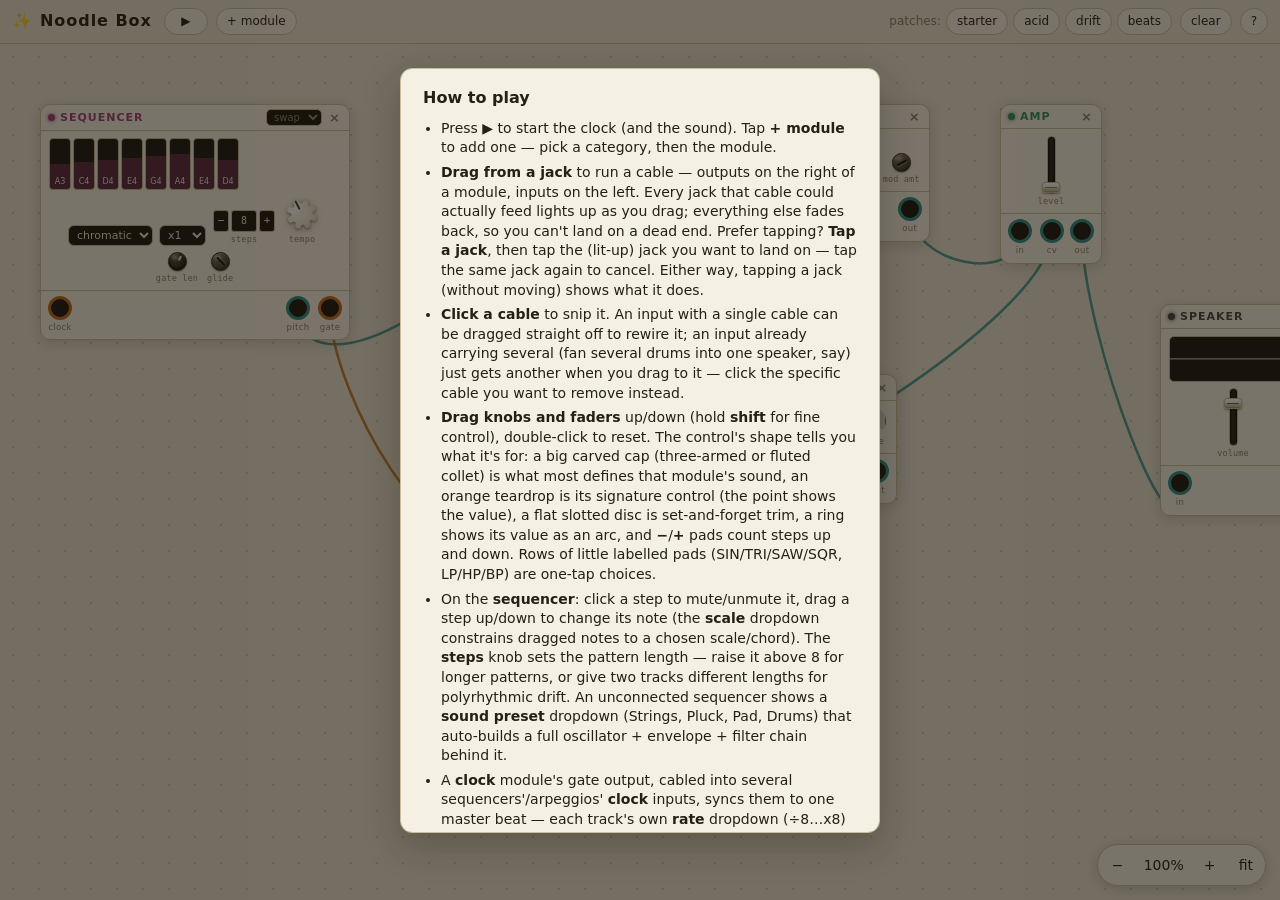
<file: index.html>
<!doctype html>
<html lang="en">
  <head>
    <meta charset="utf-8" />
    <meta name="viewport" content="width=device-width, initial-scale=1" />
    <title>Noodle Box</title>
    <meta name="description" content="A tiny modular synth playground: patch little machines together with cables and noodle around." />
    <meta name="theme-color" content="#e9e2d2" />
    <link rel="icon" href="data:image/svg+xml,%3Csvg xmlns='http://www.w3.org/2000/svg' viewBox='0 0 100 100'%3E%3Ctext y='.85em' font-size='90'%3E%F0%9F%8D%9C%3C/text%3E%3C/svg%3E" />
    <link rel="stylesheet" href="style.css" />
  </head>
  <body>
    <header id="bar">
      <a class="home" href="https://abe.cool" title="back to abe.cool">✨</a>
      <h1>Noodle Box</h1>
      <button id="play" class="play" title="play / stop (space)">▶</button>
      <button id="addBtn" class="addBtn" title="add a module" aria-haspopup="true">+ module</button>
      <div class="spacer"></div>
      <div class="chips presets">
        <span class="dim">patches:</span>
        <button data-preset="starter">starter</button>
        <button data-preset="acid">acid</button>
        <button data-preset="drift">drift</button>
        <button data-preset="beats">beats</button>
      </div>
      <button id="clear" title="remove everything">clear</button>
      <button id="helpbtn" title="how does this work?">?</button>
    </header>

    <div id="work">
      <div id="fieldSizer">
        <div id="field">
          <svg id="cables" aria-hidden="true"></svg>
        </div>
      </div>
      <div id="zoomCtl" aria-label="zoom">
        <button id="zoomOut" title="zoom out">−</button>
        <button id="zoomReset" title="reset zoom">100%</button>
        <button id="zoomIn" title="zoom in">+</button>
        <button id="zoomFit" title="zoom to fit the whole patch">fit</button>
      </div>
    </div>

    <div id="addPanel" hidden>
      <div class="sheet">
        <div class="sheetHead">
          <button id="addBack" class="addBack" title="back to categories" hidden>←</button>
          <span id="addTitle">add a module</span>
          <button id="addClose" title="close">×</button>
        </div>
        <div id="addGrid" class="addGrid"></div>
      </div>
    </div>

    <div id="help" hidden>
      <div class="card">
        <h2>How to play</h2>
        <ul>
          <li>Press <b>▶</b> to start the clock (and the sound). Tap <b>+ module</b> to add one — pick a category, then the module.</li>
          <li><b>Drag from a jack</b> to run a cable — outputs on the right of a module, inputs on the left. Every jack that cable could actually feed lights up as you drag; everything else fades back, so you can't land on a dead end. Prefer tapping? <b>Tap a jack</b>, then tap the (lit-up) jack you want to land on — tap the same jack again to cancel. Either way, tapping a jack (without moving) shows what it does.</li>
          <li><b>Click a cable</b> to snip it. An input with a single cable can be dragged straight off to rewire it; an input already carrying several (fan several drums into one speaker, say) just gets another when you drag to it — click the specific cable you want to remove instead.</li>
          <li><b>Drag knobs and faders</b> up/down (hold <b>shift</b> for fine control), double-click to reset. The control's shape tells you what it's for: a big carved cap (three-armed or fluted collet) is what most defines that module's sound, an orange teardrop is its signature control (the point shows the value), a flat slotted disc is set-and-forget trim, a ring shows its value as an arc, and <b>−</b>/<b>+</b> pads count steps up and down. Rows of little labelled pads (SIN/TRI/SAW/SQR, LP/HP/BP) are one-tap choices.</li>
          <li>On the <b>sequencer</b>: click a step to mute/unmute it, drag a step up/down to change its note (the <b>scale</b> dropdown constrains dragged notes to a chosen scale/chord). The <b>steps</b> knob sets the pattern length — raise it above 8 for longer patterns, or give two tracks different lengths for polyrhythmic drift. An unconnected sequencer shows a <b>sound preset</b> dropdown (Strings, Pluck, Pad, Drums) that auto-builds a full oscillator + envelope + filter chain behind it.</li>
          <li>A <b>clock</b> module's gate output, cabled into several sequencers'/arpeggios' <b>clock</b> inputs, syncs them to one master beat — each track's own <b>rate</b> dropdown (÷8…x8) then runs it at a multiple or fraction of that beat.</li>
          <li>A sequencer or arpeggio with no oscillator (or other sound source) anywhere downstream in its signal chain shows a <b>⚠</b> next to its title — tap it for details. It's just a flag; nothing is blocked.</li>
          <li>Drag a module by its title to move it; <b>×</b> removes it. A module with a <b>swap</b> dropdown next to its title can be replaced with a compatible one (e.g. delay for reverb, sequencer for arpeggio) without rewiring its cables.</li>
          <li>The board grows to fit wherever you place modules, so there's no fixed edge to run out of. Use the <b>−</b>/<b>+</b> in the corner to zoom the whole board out or in, or tap <b>fit</b> to zoom out just far enough to see the whole patch at once.</li>
          <li>No sound? Something needs to be cabled into the <b>speaker</b>, and on iPhone the silent switch mutes web audio — flip it and raise the media volume.</li>
        </ul>
        <p class="tips">Ideas: envelope → amp <i>cv</i> makes plucks · lfo → filter <i>cut</i> makes wobble · a sequencer's <i>gate</i> into another sequencer's <i>clock</i> chains rhythms.</p>
        <button id="helpclose">got it</button>
      </div>
    </div>

    <noscript><p style="padding:2rem;font-family:sans-serif">Noodle Box needs JavaScript (it's a synthesizer!).</p></noscript>
    <script src="script.js"></script>
  </body>
</html>
</file>
<file: style.css>
/* Design language: a warm, light hardware body (teenage engineering /
   Nothing inspired) instead of the old dark-synth neon look -- modules
   read like cream device chassis, with a handful of small dark "screen"
   insets (dropdowns, step cells, readouts, jacks) standing in for an
   actual display, same as those devices mix a light body with a dark
   screen rather than being uniformly light or dark. --ink/--dim are for
   text on the light surfaces (chassis); --well-ink/--well-dim are their
   counterparts for the dark screen insets. Per-module accent colors
   (TYPES[t].color in script.js) are kept at a medium tone deliberately,
   so the same hex reads clearly as text on both the light chassis and
   the dark screen insets without needing two palettes. */
:root {
  --bg: #e9e2d2;
  --panel: #f5f0e4;
  --panel-edge: #c9bd9c;
  --ink: #241f17;
  --dim: #8a7d63;
  --well: #1b170f;
  --well-ink: #efe6d2;
  --well-dim: #93886e;
  --accent: #c8481f;
  --audio: #2f8f86;
  --gate: #bd6a1f;
  --shadow: 40, 32, 18;
  /* Cap surfaces. Each is three stacked layers -- a specular highlight
     where the light catches the dome, a rim that falls away from it, and
     the body colour underneath -- so a knob reads as a moulded object
     rather than a flat disc. Shared by the border-drawn caps and the
     SVG-masked ones, which can't use box-shadow for relief because the
     mask would clip it to the silhouette. */
  --cap-spec: radial-gradient(ellipse 55% 42% at 33% 22%, rgba(255, 255, 255, 0.9), rgba(255, 255, 255, 0) 65%);
  --cap-rim: radial-gradient(circle at 50% 50%, rgba(74, 60, 30, 0) 52%, rgba(74, 60, 30, 0.32) 100%);
  --cap-body: radial-gradient(circle at 36% 30%, #fffdf7 0%, #efe7d2 48%, #cfc2a0 100%);
  --cap-spec-dark: radial-gradient(ellipse 55% 42% at 33% 22%, rgba(255, 255, 255, 0.4), rgba(255, 255, 255, 0) 62%);
  --cap-rim-dark: radial-gradient(circle at 50% 50%, rgba(0, 0, 0, 0) 48%, rgba(0, 0, 0, 0.5) 100%);
  --cap-body-dark: radial-gradient(circle at 36% 30%, #5d5445 0%, #322b20 55%, #14100a 100%);
  --cap-spec-accent: radial-gradient(ellipse 55% 42% at 33% 22%, rgba(255, 255, 255, 0.62), rgba(255, 255, 255, 0) 62%);
  --cap-rim-accent: radial-gradient(circle at 50% 50%, rgba(60, 16, 0, 0) 48%, rgba(60, 16, 0, 0.45) 100%);
  --cap-body-accent: radial-gradient(circle at 36% 30%, #f28c58 0%, #d6521f 52%, #93310d 100%);
  /* relief for the border-drawn caps: lit top lip, shaded underside, cast shadow */
  --cap-relief: inset 0 1px 0.5px rgba(255, 255, 255, 0.8), inset 0 -1.5px 1.5px rgba(74, 60, 30, 0.3), 0 1px 1.5px rgba(40, 32, 18, 0.34);
  --cap-relief-dark: inset 0 1px 0.5px rgba(255, 255, 255, 0.26), inset 0 -1.5px 1.5px rgba(0, 0, 0, 0.55), 0 1px 1.5px rgba(40, 32, 18, 0.4);
}

* { box-sizing: border-box; }

html, body {
  margin: 0;
  height: 100%;
  /* iOS Safari's address bar collapses/expands as you scroll, and 100%
     doesn't track that -- it's pinned to the *largest* possible viewport,
     so the bottom of the page ends up hidden behind the browser chrome
     whenever it's expanded. 100dvh tracks the actual visible viewport. */
  height: 100dvh;
  background: var(--bg);
  color: var(--ink);
  font: 14px/1.4 system-ui, -apple-system, "Segoe UI", sans-serif;
  overscroll-behavior: none;
}

body {
  display: flex;
  flex-direction: column;
}

/* ---------- top bar ----------
   A normal flex item (not fixed/absolute) sized to its own content, so the
   workspace below never has to guess its height — however many rows the
   bar wraps to, #work simply gets the rest of the screen. */
#bar {
  flex: 0 0 auto;
  z-index: 40;
  display: flex;
  align-items: center;
  flex-wrap: wrap;
  gap: 8px;
  padding: 8px 12px;
  background: rgba(233, 226, 210, 0.92);
  backdrop-filter: blur(6px);
  border-bottom: 1px solid var(--panel-edge);
}

#bar h1 {
  margin: 0 4px 0 0;
  font-size: 16px;
  letter-spacing: 0.06em;
  font-weight: 700;
}

#bar .home { text-decoration: none; font-size: 16px; }
#bar .spacer { flex: 1; }
#bar .dim { color: var(--dim); font-size: 12px; }

#bar button {
  font: inherit;
  font-size: 12px;
  color: var(--ink);
  background: var(--panel);
  border: 1px solid var(--panel-edge);
  border-radius: 999px;
  padding: 4px 10px;
  cursor: pointer;
}
#bar button:hover { border-color: var(--dim); }

#play {
  font-size: 13px;
  min-width: 44px;
  border-color: #3f8f5e;
  color: #1f6b40;
  /* pin it to the left edge of the bar so it's still reachable after
     scrolling sideways to the presets on a narrow screen — a no-op on
     wider screens where the bar never scrolls horizontally */
  position: sticky;
  left: 0;
  z-index: 2;
}
#play.on { background: #1f6b40; color: var(--well-ink); }

.chips { display: flex; align-items: center; flex-wrap: wrap; gap: 5px; }
.chips button { padding: 3px 9px; }

/* Narrow screens: the bar still has a fair bit in it (add, presets,
   transport). Rather than let it wrap to several rows and eat the canvas
   below, pin it to one slim scrollable strip — swipe sideways to reach
   presets/clear/help. */
@media (max-width: 700px) {
  #bar {
    flex-wrap: nowrap;
    overflow-x: auto;
    -webkit-overflow-scrolling: touch;
    padding: 6px 10px;
  }
  #bar h1 { display: none; }
  #bar .spacer { display: none; flex: none; }
  .chips.presets .dim { display: none; }
  .chips { flex-wrap: nowrap; }
  #bar button { flex: none; }
}

/* ---------- workspace ---------- */
#work {
  position: relative;
  flex: 1 1 auto;
  min-height: 0; /* let flex shrink this below #field's content size instead of growing the page */
  overflow: auto;
}

/* #fieldSizer's own box is resized in JS to match the *visual* (zoomed)
   footprint of #field, so #work's scrollbars/scroll range always match what
   you actually see; #field itself has a native-space width/height (module
   x/y, port and cable math are all in these units) that JS also grows or
   shrinks to fit the current patch (fitFieldToModules in script.js) and is
   just visually scaled on top of that. */
#fieldSizer {
  position: relative;
}
#field {
  position: absolute;
  top: 0;
  left: 0;
  transform-origin: 0 0;
  background-image: radial-gradient(circle, rgba(36, 31, 23, 0.16) 1px, transparent 1.2px);
  background-size: 26px 26px;
}

#cables {
  position: absolute;
  inset: 0;
  width: 100%;
  height: 100%;
  z-index: 5; /* under the modules so jacks stay grabbable */
  pointer-events: none;
}
#cables .hit { pointer-events: stroke; cursor: pointer; }
#cables g:hover .vis { filter: brightness(1.5); }

/* ---------- modules ---------- */
.mod {
  position: absolute;
  z-index: 10;
  /* modules size to their content, but cap the width so a busy one (the
     arpeggio's two button rows plus four knobs, say) wraps onto a second
     line instead of stretching into a long strip */
  max-width: 310px;
  background: var(--panel);
  border: 1px solid var(--panel-edge);
  border-radius: 10px;
  box-shadow: 0 3px 14px rgba(var(--shadow), 0.18);
  user-select: none;
  -webkit-user-select: none;
}
.mod.dragging { z-index: 15; opacity: 0.92; }

.mhead {
  display: flex;
  align-items: center;
  gap: 5px;
  padding: 4px 7px;
  cursor: grab;
  border-bottom: 1px solid var(--panel-edge);
  color: var(--mc);
  font-size: 11px;
  font-weight: 700;
  letter-spacing: 0.09em;
  text-transform: uppercase;
  touch-action: none;
}
.mhead::before {
  content: "";
  width: 7px;
  height: 7px;
  border-radius: 50%;
  background: var(--mc);
  box-shadow: 0 0 4px var(--mc);
}
.mhead span { flex: 1; }
.mx {
  background: none;
  border: 0;
  color: var(--dim);
  font: inherit;
  font-size: 13px;
  cursor: pointer;
  padding: 0 2px;
  line-height: 1;
}
.mx:hover { color: #b8382f; }

.mhead .srcwarn {
  flex: none;
  color: var(--gate);
  cursor: pointer;
  font-size: 12px;
  line-height: 1;
}
.mhead .srcwarn:hover { filter: brightness(1.3); }

.mhead select.swap {
  font: inherit;
  font-size: 10px;
  font-weight: 400;
  text-transform: none;
  letter-spacing: normal;
  color: var(--well-dim);
  background: var(--well);
  border: 1px solid var(--panel-edge);
  border-radius: 5px;
  padding: 1px 3px;
  max-width: 56px;
  cursor: pointer;
}
.mhead select.swap:hover { color: var(--well-ink); border-color: var(--dim); }

.mbody {
  display: flex;
  flex-direction: column;
  gap: 6px;
  padding: 7px 8px 5px;
}
.mrow {
  display: flex;
  align-items: flex-end;
  justify-content: center;
  gap: 6px;
  flex-wrap: wrap;
}

select {
  font: inherit;
  font-size: 11px;
  color: var(--well-ink);
  background: var(--well);
  border: 1px solid var(--panel-edge);
  border-radius: 6px;
  padding: 2px 4px;
  max-width: 86px;
}

/* Controls. A real hardware panel never uses one control for everything,
   so neither does this: size, cap colour and shape all carry meaning.
   Large or accent-capped = the signature parameter you reach for first
   (a filter's cutoff, a distortion's drive); a fader = a level/mix; a
   small dark cap = secondary trim. Set per parameter in TYPES via
   `ctrl: "fader"`, `size: "lg"|"sm"` and `cap: "dark"|"accent"`. */
.kwrap {
  display: flex;
  flex-direction: column;
  align-items: center;
  gap: 2px;
  min-width: 30px;
  padding: 0 1px;
}
.kwrap.lg { min-width: 40px; }

.knob {
  width: 26px;
  height: 26px;
  border-radius: 50%;
  background: var(--cap-spec), var(--cap-rim), var(--cap-body);
  border: 1px solid var(--panel-edge);
  box-shadow: var(--cap-relief);
  position: relative;
  cursor: ns-resize;
  touch-action: none;
}
.kwrap.sm .knob { width: 19px; height: 19px; }
.kwrap.lg .knob { width: 36px; height: 36px; }

/* cap colours -- cream by default, a black cap for secondary trim, and
   the one warm accent for the parameter that defines the module */
.kwrap.cap-dark .knob {
  background: var(--cap-spec-dark), var(--cap-rim-dark), var(--cap-body-dark);
  border-color: #221d15;
  box-shadow: var(--cap-relief-dark);
}
.kwrap.cap-accent .knob {
  background: var(--cap-spec-accent), var(--cap-rim-accent), var(--cap-body-accent);
  border-color: #7e2a0b;
  box-shadow: var(--cap-relief-dark);
}

.kdot { position: absolute; inset: 0; transform: rotate(var(--rot, 0deg)); }
.kdot::after {
  content: "";
  position: absolute;
  left: 50%;
  top: 2px;
  width: 2px;
  height: 7px;
  margin-left: -1px;
  border-radius: 2px;
  background: var(--mc);
}
.kwrap.sm .kdot::after { top: 2px; height: 5px; }
.kwrap.lg .kdot::after { top: 3px; height: 10px; width: 2.5px; margin-left: -1.25px; }
.kwrap.cap-dark .kdot::after { background: var(--well-ink); }
.kwrap.cap-accent .kdot::after { background: #2b1206; }

/* ---- knob shapes ----
   Silhouettes, not just sizes: a knurled collar for the hero control, a
   chicken-head pointer for the signature one, a flat screwdriver trim pot
   for calibration, a value ring where the amount is worth reading at a
   glance, a squircle for note pickers. These rules come after the size
   and cap rules on purpose -- equal specificity, so source order settles
   which one wins on a knob that carries both. */

/* fluted: a knurled collar that turns with the cap */
.kwrap.shape-fluted .kdot::before {
  content: "";
  position: absolute;
  inset: 0;
  border-radius: 50%;
  background: repeating-conic-gradient(from 0deg,
    rgba(38, 30, 16, 0.26) 0deg 9deg,
    rgba(255, 252, 240, 0.26) 9deg 18deg);
  -webkit-mask: radial-gradient(circle, transparent 52%, #000 54%);
  mask: radial-gradient(circle, transparent 52%, #000 54%);
}

/* Shaped caps. A border can only ever draw a circle or a rounded box, so
   the shapes that are neither mask the *rotating* cap with an inline SVG
   outline: the whole cap is the shape and it turns with the value, which
   is what makes a lobed or pointed knob readable. All but the teardrop
   come from one construction -- arm tips at some radius joined by valleys
   diving back toward the centre, each valley a quadratic whose control
   point is solved so the curve passes exactly through the valley's low
   point -- so lobe count, depth and blade sweep are all just numbers.
   The drop-shadow sits on the parent: a filter on the masked element
   itself is computed before the mask clips it, and would be discarded. */
.kwrap.shaped .knob {
  background: none;
  border: 0;
  /* the base .knob rule's box-shadow is an inset relief clipped to its
     circular border-box, not to the masked silhouette -- left in place,
     it bleeds a faint tint into every concave scoop (the trilobe's
     valleys, the collet's flutes) that isn't actually part of the shape.
     The drop-shadow filter below is the real relief here: it follows the
     mask's alpha, so it only ever falls where the cap actually is. */
  box-shadow: none;
  filter: drop-shadow(0 1px 1px rgba(40, 32, 18, 0.45)) drop-shadow(0 2px 3px rgba(40, 32, 18, 0.22));
}
.kwrap.shaped .kdot {
  background: var(--cap-spec), var(--cap-rim), var(--cap-body);
  -webkit-mask-repeat: no-repeat;
  mask-repeat: no-repeat;
  -webkit-mask-size: 100% 100%;
  mask-size: 100% 100%;
}
.kwrap.shaped.cap-accent .kdot {
  background: var(--cap-spec-accent), var(--cap-rim-accent), var(--cap-body-accent);
}
.kwrap.shaped.cap-dark .kdot {
  background: var(--cap-spec-dark), var(--cap-rim-dark), var(--cap-body-dark);
}
/* the lobes repeat, so these still need a tick to resolve the rotation */
.kwrap.shaped .kdot::after { background: #46402f; box-shadow: 0.5px 0.5px 0 rgba(255, 255, 255, 0.55); }
.kwrap.shaped.cap-dark .kdot::after { background: var(--well-ink); box-shadow: 0 0.5px 0 rgba(0, 0, 0, 0.5); }

/* teardrop: a triangle with a rounded back -- the point is the indicator,
   so it needs no separate tick */
.kwrap.shape-teardrop .kdot {
  -webkit-mask-image: url("data:image/svg+xml,%3Csvg xmlns='http://www.w3.org/2000/svg' viewBox='0 0 100 100'%3E%3Cpath fill='%23fff' d='M50 4C61 22 86 34 86 58A36 36 0 1 1 14 58C14 34 39 22 50 4Z'/%3E%3C/svg%3E");
  mask-image: url("data:image/svg+xml,%3Csvg xmlns='http://www.w3.org/2000/svg' viewBox='0 0 100 100'%3E%3Cpath fill='%23fff' d='M50 4C61 22 86 34 86 58A36 36 0 1 1 14 58C14 34 39 22 50 4Z'/%3E%3C/svg%3E");
}
.kwrap.shape-teardrop .kdot::after { display: none; }

/* trilobe: three flared arms with deep concave scoops between them */
.kwrap.shape-trilobe .kdot {
  -webkit-mask-image: url("data:image/svg+xml,%3Csvg xmlns='http://www.w3.org/2000/svg' viewBox='0 0 100 100'%3E%3Cpath fill='%23fff' d='M35 4A34 34 0 0 1 65 4Q53.47 48 97.34 60.01A34 34 0 0 1 82.34 85.99Q50 54.01 17.66 85.99A34 34 0 0 1 2.66 60.01Q46.53 48 35 4Z'/%3E%3C/svg%3E");
  mask-image: url("data:image/svg+xml,%3Csvg xmlns='http://www.w3.org/2000/svg' viewBox='0 0 100 100'%3E%3Cpath fill='%23fff' d='M35 4A34 34 0 0 1 65 4Q53.47 48 97.34 60.01A34 34 0 0 1 82.34 85.99Q50 54.01 17.66 85.99A34 34 0 0 1 2.66 60.01Q46.53 48 35 4Z'/%3E%3C/svg%3E");
}

/* scalloped: eight deep flutes cut into a solid collet */
.kwrap.shape-scalloped .kdot {
  -webkit-mask-image: url("data:image/svg+xml,%3Csvg xmlns='http://www.w3.org/2000/svg' viewBox='0 0 100 100'%3E%3Cpath fill='%23fff' d='M42 10A13 13 0 0 1 58 10Q56.88 33.39 72.63 16.06A13 13 0 0 1 83.94 27.37Q66.61 43.12 90 42A13 13 0 0 1 90 58Q66.61 56.88 83.94 72.63A13 13 0 0 1 72.63 83.94Q56.88 66.61 58 90A13 13 0 0 1 42 90Q43.12 66.61 27.37 83.94A13 13 0 0 1 16.06 72.63Q33.39 56.88 10 58A13 13 0 0 1 10 42Q33.39 43.12 16.06 27.37A13 13 0 0 1 27.37 16.06Q43.12 33.39 42 10Z'/%3E%3C/svg%3E");
  mask-image: url("data:image/svg+xml,%3Csvg xmlns='http://www.w3.org/2000/svg' viewBox='0 0 100 100'%3E%3Cpath fill='%23fff' d='M42 10A13 13 0 0 1 58 10Q56.88 33.39 72.63 16.06A13 13 0 0 1 83.94 27.37Q66.61 43.12 90 42A13 13 0 0 1 90 58Q66.61 56.88 83.94 72.63A13 13 0 0 1 72.63 83.94Q56.88 66.61 58 90A13 13 0 0 1 42 90Q43.12 66.61 27.37 83.94A13 13 0 0 1 16.06 72.63Q33.39 56.88 10 58A13 13 0 0 1 10 42Q33.39 43.12 16.06 27.37A13 13 0 0 1 27.37 16.06Q43.12 33.39 42 10Z'/%3E%3C/svg%3E");
}



/* slot: a flat metal trim pot you'd set once with a screwdriver */
.kwrap.shape-slot .knob {
  background:
    radial-gradient(ellipse 60% 40% at 32% 24%, rgba(255, 255, 255, 0.42), rgba(255, 255, 255, 0) 60%),
    radial-gradient(circle at 50% 50%, rgba(0, 0, 0, 0) 45%, rgba(0, 0, 0, 0.5) 100%),
    linear-gradient(145deg, #8d8473 0%, #5e5749 46%, #38332a 100%);
  border-color: #241f18;
  box-shadow: inset 0 1px 0.5px rgba(255, 255, 255, 0.34), 0 1px 1.5px rgba(40, 32, 18, 0.38);
}
.kwrap.shape-slot .kdot::after {
  top: 50%;
  left: 3px;
  right: 3px;
  width: auto;
  height: 2px;
  margin-top: -1px;
  margin-left: 0;
  border-radius: 1px;
  background: #14110b;
  box-shadow: 0 1px 0 rgba(255, 255, 255, 0.3);
}

/* arc: the value drawn as a ring around a small cap */
.kwrap.shape-arc .knob {
  border-color: transparent;
  /* same leak as .shaped above: the base rule's inset box-shadow is
     clipped to the circular border-box, not to where this conic gradient
     is actually opaque, so it was tinting the transparent 90° gap at the
     bottom of the ring. The ring doesn't need cap relief of its own --
     the inner ::before disc below already has it. */
  box-shadow: none;
  background: conic-gradient(from 225deg,
    var(--mc) 0deg calc(var(--val, 0) * 270deg),
    rgba(40, 32, 18, 0.15) calc(var(--val, 0) * 270deg) 270deg,
    transparent 270deg 360deg);
}
.kwrap.shape-arc .knob::before {
  content: "";
  position: absolute;
  inset: 5px;
  border-radius: 50%;
  background: var(--cap-spec), var(--cap-rim), var(--cap-body);
  border: 1px solid var(--panel-edge);
  box-shadow: var(--cap-relief);
}
.kwrap.shape-arc.sm .knob::before { inset: 3px; }
.kwrap.shape-arc .kdot::after { top: 7px; height: 5px; }
.kwrap.shape-arc.sm .kdot::after { top: 5px; height: 4px; }
.kwrap.shape-arc.lg .kdot::after { top: 7px; height: 8px; }

/* square: a squircle cap, for the controls that pick a note */
.kwrap.shape-square .knob { border-radius: 7px; }
.kwrap.shape-square.sm .knob { border-radius: 5px; }
.kwrap.shape-square.lg .knob { border-radius: 9px; }

/* stepper: minus/plus pads either side of a little readout, for the
   parameters that are a count rather than a sweep */
.step-ctl { display: flex; align-items: stretch; gap: 2px; }
.step-ctl button {
  font-family: ui-monospace, "SF Mono", monospace;
  font-size: 11px;
  line-height: 1;
  width: 16px;
  padding: 0;
  color: var(--well-ink);
  background: var(--well);
  border: 1px solid var(--panel-edge);
  border-radius: 3px;
  cursor: pointer;
}
.step-ctl button:hover { background: var(--accent); border-color: var(--accent); }
.sval {
  font-family: ui-monospace, "SF Mono", monospace;
  font-size: 10px;
  min-width: 26px;
  padding: 3px 2px;
  text-align: center;
  color: var(--well-ink);
  background: var(--well);
  border: 1px solid var(--panel-edge);
  border-radius: 3px;
}

/* faders -- a recessed groove with a light cap, for levels and mixes */
.ftrack {
  position: relative;
  width: 9px;
  height: 46px;
  background: linear-gradient(90deg, #14110b, #2a2318 45%, #14110b);
  border: 1px solid var(--panel-edge);
  border-radius: 4px;
  box-shadow: inset 0 1px 2px rgba(0, 0, 0, 0.75), inset 0 -1px 0 rgba(255, 255, 255, 0.07);
  cursor: ns-resize;
  touch-action: none;
}
.kwrap.lg .ftrack { height: 58px; }
.fthumb {
  position: absolute;
  left: 50%;
  margin-left: -9px;
  width: 18px;
  height: 11px;
  bottom: calc(var(--pos, 0) * (100% - 11px));
  background: linear-gradient(#fffdf7 0%, #f3edda 42%, #d8cba8 58%, #bfae86 100%);
  border: 1px solid var(--panel-edge);
  border-radius: 3px;
  box-shadow: 0 1px 2px rgba(var(--shadow), 0.45), inset 0 1px 0 rgba(255, 255, 255, 0.9), inset 0 -1px 0 rgba(90, 74, 40, 0.3);
}
.fthumb::after {
  content: "";
  position: absolute;
  left: 2px;
  right: 2px;
  top: 50%;
  height: 1px;
  margin-top: -0.5px;
  background: var(--mc);
  opacity: 0.8;
}

.klab {
  font-family: ui-monospace, "SF Mono", monospace;
  font-size: 8.5px;
  color: var(--dim);
  letter-spacing: 0.02em;
  text-align: center;
  white-space: nowrap;
}
.kwrap.live .klab { color: var(--ink); }

/* segmented buttons -- short option lists read better as a row of little
   labelled pads than as a dropdown, with the active one lit in accent */
.seg { display: flex; gap: 2px; align-self: flex-end; }
.seg button {
  font-family: ui-monospace, "SF Mono", monospace;
  font-size: 9px;
  text-transform: uppercase;
  letter-spacing: 0.04em;
  color: var(--well-dim);
  background: var(--well);
  border: 1px solid var(--panel-edge);
  border-radius: 3px;
  padding: 4px 5px;
  min-width: 22px;
  line-height: 1;
  cursor: pointer;
}
.seg button:hover { color: var(--well-ink); }
.seg button.on {
  background: var(--accent);
  border-color: var(--accent);
  color: #fff2e6;
}

/* ports */
.mports {
  display: flex;
  justify-content: space-between;
  gap: 6px;
  padding: 5px 7px 6px;
  border-top: 1px solid var(--panel-edge);
}
.pgroup { display: flex; gap: 8px; }
.pwrap { display: flex; flex-direction: column; align-items: center; gap: 2px; }
.pwrap span { font-size: 8.5px; color: var(--dim); letter-spacing: 0.04em; }

.port {
  width: 24px;
  height: 24px;
  border-radius: 50%;
  background: var(--well);
  border: 3px solid var(--audio);
  cursor: crosshair;
  touch-action: none;
}
.port.gate { border-color: var(--gate); }
.port:hover { box-shadow: 0 0 8px currentColor; }
.port.audio:hover { box-shadow: 0 0 8px var(--audio); }
.port.gate:hover { box-shadow: 0 0 8px var(--gate); }
.port.want { animation: pulse 0.9s infinite alternate; }
@keyframes pulse {
  from { box-shadow: 0 0 3px currentColor; }
  to { box-shadow: 0 0 11px 2px currentColor; }
}
/* while a cable is being dragged or a tap has staged one, only jacks it can
   actually land on (or the staged jack itself) stay at full strength —
   everything else fades back so the valid targets are the obvious ones,
   not something you have to already know */
#field.cabling .port:not(.want):not(.armed) { opacity: 0.3; transition: opacity 0.15s; }
/* a tapped-and-staged port, waiting on a second tap to land a cable */
.port.armed { background: currentColor; box-shadow: 0 0 10px currentColor; }
.port.audio { color: var(--audio); }
.port.gate { color: var(--gate); }

/* sequencer sound-source preset dropdown -- shown only while unconnected */
.seqPreset { display: flex; justify-content: center; }
.seqPreset select { max-width: 130px; }

/* sequencer steps */
.steps { display: flex; gap: 2px; flex-wrap: wrap; max-width: 264px; }
.cell {
  position: relative;
  width: 22px;
  height: 52px;
  background: var(--well);
  border: 1px solid var(--panel-edge);
  border-radius: 4px;
  overflow: hidden;
  cursor: ns-resize;
  touch-action: none;
}
.cell .fill {
  position: absolute;
  left: 0;
  right: 0;
  bottom: 0;
  background: var(--mc);
  opacity: 0.45;
}
.cell .nn {
  position: absolute;
  left: 0;
  right: 0;
  bottom: 2px;
  text-align: center;
  font-size: 8px;
  color: var(--well-ink);
  pointer-events: none;
}
.cell.off .fill { opacity: 0.1; }
.cell.off .nn { color: var(--well-dim); text-decoration: line-through; }
.cell.lit { border-color: var(--mc); box-shadow: 0 0 9px var(--mc) inset; }

/* arp readout */
.aread {
  text-align: center;
  font-size: 12px;
  font-family: ui-monospace, monospace;
  color: var(--mc);
  background: var(--well);
  border: 1px solid var(--panel-edge);
  border-radius: 5px;
  padding: 2px 0;
  min-width: 52px;
}

/* scope */
.scope {
  display: block;
  width: 128px;
  height: 46px;
  background: var(--well);
  border: 1px solid var(--panel-edge);
  border-radius: 5px;
}

/* ---------- zoom control ---------- */
#zoomCtl {
  position: absolute;
  right: 14px;
  bottom: 14px;
  z-index: 20;
  display: flex;
  align-items: center;
  gap: 1px;
  background: var(--panel);
  border: 1px solid var(--panel-edge);
  border-radius: 999px;
  padding: 3px;
  box-shadow: 0 3px 14px rgba(var(--shadow), 0.2);
}
#zoomCtl button {
  font: inherit;
  color: var(--ink);
  background: none;
  border: 0;
  cursor: pointer;
  line-height: 1;
}
#zoomOut, #zoomIn {
  width: 34px;
  height: 34px;
  font-size: 19px;
  border-radius: 50%;
}
#zoomOut:hover, #zoomIn:hover { background: var(--panel-edge); }
#zoomReset {
  font-size: 11px;
  color: var(--dim);
  padding: 0 8px;
  min-width: 42px;
}
#zoomReset:hover { color: var(--ink); }
#zoomFit {
  font-size: 11px;
  color: var(--dim);
  padding: 0 9px;
  border-left: 1px solid var(--panel-edge);
  margin-left: 2px;
}
#zoomFit:hover { color: var(--ink); }

/* ---------- toast ---------- */
#toast {
  position: fixed;
  left: 50%;
  bottom: 18px;
  transform: translate(-50%, 12px);
  z-index: 50;
  max-width: min(440px, 90vw);
  background: var(--panel);
  border: 1px solid var(--panel-edge);
  border-radius: 10px;
  padding: 10px 16px;
  font-size: 13px;
  box-shadow: 0 6px 22px rgba(var(--shadow), 0.24);
  opacity: 0;
  pointer-events: none;
  transition: opacity 0.25s, transform 0.25s;
}
#toast.show { opacity: 1; transform: translate(-50%, 0); }

/* ---------- help overlay ---------- */
#help[hidden] { display: none; }
#help {
  position: fixed;
  inset: 0;
  z-index: 60;
  background: rgba(20, 16, 9, 0.55);
  display: flex;
  align-items: center;
  justify-content: center;
  padding: 16px;
}
#help .card {
  max-width: 480px;
  max-height: 85vh;
  overflow: auto;
  background: var(--panel);
  border: 1px solid var(--panel-edge);
  border-radius: 12px;
  padding: 18px 22px;
  box-shadow: 0 12px 36px rgba(var(--shadow), 0.3);
}
#help h2 { margin: 0 0 10px; font-size: 16px; }
#help ul { margin: 0 0 10px; padding-left: 18px; }
#help li { margin: 5px 0; }
#help .tips { color: var(--dim); font-size: 12.5px; margin: 0 0 14px; }
#help .j.audio { color: var(--audio); }
#help .j.gate { color: var(--gate); }
#helpclose {
  font: inherit;
  color: var(--bg);
  background: var(--audio);
  border: 0;
  border-radius: 8px;
  padding: 6px 16px;
  cursor: pointer;
  font-weight: 700;
}

/* ---------- add-module button + panel ---------- */
.addBtn {
  font: inherit;
  font-size: 12px;
  font-weight: 700;
  color: var(--well-ink);
  background: var(--accent);
  border: 0;
  border-radius: 999px;
  padding: 5px 12px;
  cursor: pointer;
}
.addBtn:hover { filter: brightness(1.08); }

#addPanel[hidden] { display: none; }
#addPanel {
  position: fixed;
  inset: 0;
  z-index: 60;
  background: rgba(20, 16, 9, 0.5);
  display: flex;
  align-items: flex-end;
  justify-content: center;
}
#addPanel .sheet {
  width: 100%;
  max-width: 520px;
  max-height: 70vh;
  display: flex;
  flex-direction: column;
  background: var(--panel);
  border: 1px solid var(--panel-edge);
  border-bottom: 0;
  border-radius: 14px 14px 0 0;
  box-shadow: 0 -6px 26px rgba(var(--shadow), 0.26);
}
.sheetHead {
  flex: 0 0 auto;
  display: flex;
  align-items: center;
  gap: 8px;
  padding: 12px 14px;
  border-bottom: 1px solid var(--panel-edge);
  font-size: 13px;
  font-weight: 700;
  text-transform: uppercase;
  letter-spacing: 0.06em;
}
.sheetHead span { flex: 1; }
.addBack, #addClose {
  background: none;
  border: 0;
  color: var(--dim);
  font: inherit;
  font-size: 16px;
  line-height: 1;
  cursor: pointer;
  padding: 2px 4px;
}
.addBack:hover, #addClose:hover { color: var(--ink); }
.addGrid {
  overflow: auto;
  display: grid;
  grid-template-columns: repeat(auto-fill, minmax(120px, 1fr));
  gap: 8px;
  padding: 14px;
}
.addGrid button {
  font: inherit;
  font-size: 13px;
  font-weight: 600;
  color: var(--mc, var(--ink));
  background: var(--bg);
  border: 1px solid var(--panel-edge);
  border-radius: 8px;
  padding: 12px 8px;
  cursor: pointer;
  text-align: center;
}
.addGrid button:hover { border-color: var(--mc, var(--dim)); background: var(--panel-edge); }
</file>
